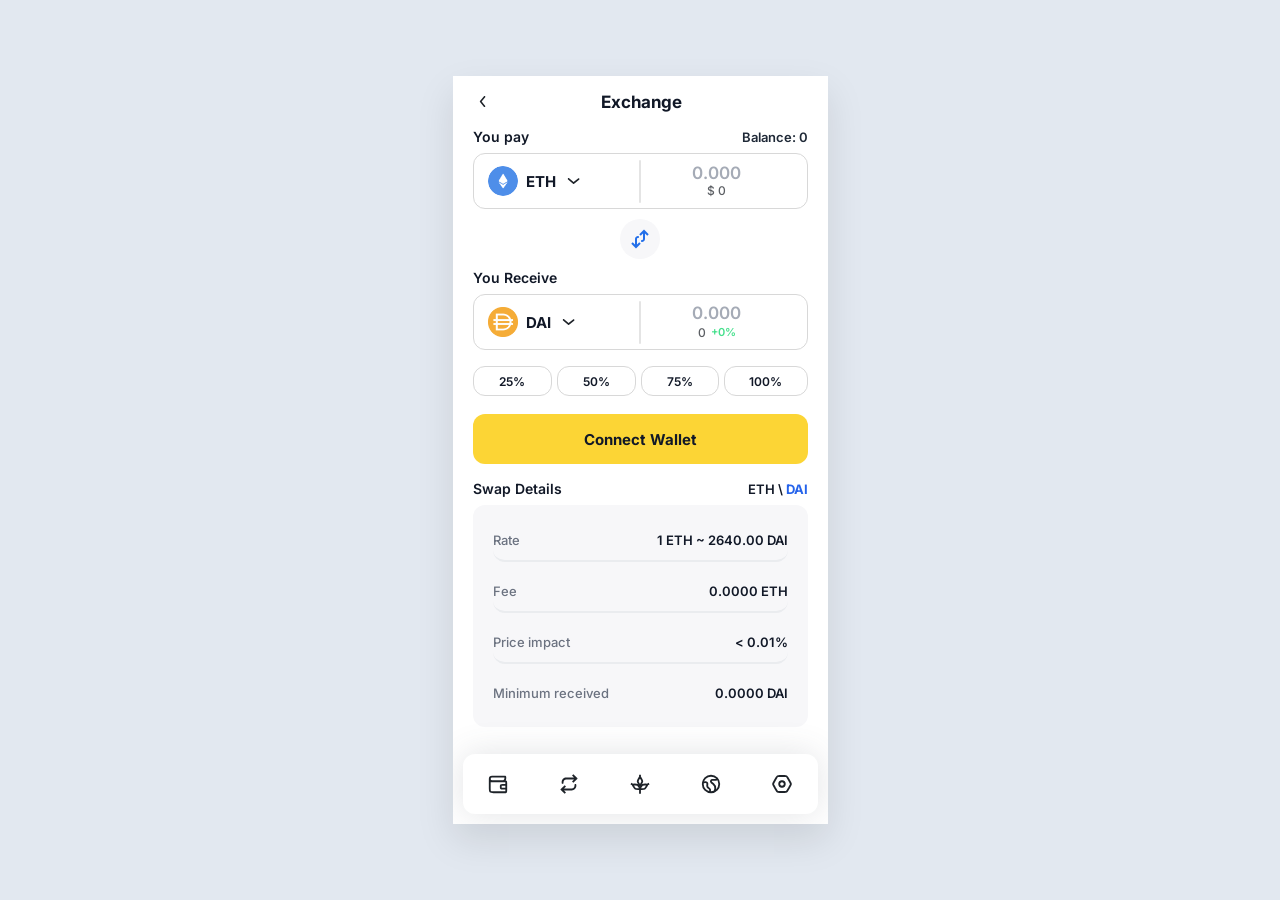
<file: index.html>
<!doctype html>
<html lang="en">

<head>
    <meta charset="UTF-8" />
    <meta name="viewport" content="width=device-width, initial-scale=1.0" />
    <title>Exchange</title>
    <link rel="preconnect" href="https://fonts.googleapis.com" />
    <link rel="preconnect" href="https://fonts.gstatic.com" crossorigin />
    <link href="https://fonts.googleapis.com/css2?family=Inter:wght@400;500;600;700&display=swap" rel="stylesheet" />
    <link rel="stylesheet" href="./w-01.css" />
</head>

<body>
    <div class="mobile-frame">
        <header class="header">
            <button class="btn-icon" aria-label="Back">
                <img src="assets/wallet-ha/arrow-Left.svg" alt="Back" width="20" height="20" />
            </button>
            <h1 class="header-title">Exchange</h1>
            <div class="header-placeholder"></div>
        </header>

        <main class="content">
            <!-- pay -->
            <section class="swap-section">
                <div class="section-label">
                    <span>You pay</span>
                    <span class="balance">Balance: 0</span>
                </div>

                <div class="token-input-card">
                    <div class="token-selector" id="paySelector">
                        <img src="assets/wallet-ha/matic-token-icon 2.svg" alt="ETH" class="token-icon-img" width="30"
                            height="30" />
                        <span class="token-name">ETH</span>
                        <img src="assets/wallet-ha/arrow-down.svg" alt="down" class="chevron-icon" width="20"
                            height="20" />

                        <div class="token-dropdown-menu">
                            <div class="dropdown-item selected" data-name="ETH">
                                <img src="assets/wallet-ha/matic-token-icon 2.svg" alt="ETH" />
                                <span>ETH</span>
                            </div>
                            <div class="dropdown-item" data-name="SOL">
                                <img src="assets/bottom-sheet/image 441.svg" alt="SOL" />
                                <span>SOL</span>
                            </div>
                            <div class="dropdown-item" data-name="DAI">
                                <img src="assets/wallet-ha/matic-token-icon 3.svg" alt="DAI" />
                                <span>DAI</span>
                            </div>
                            <div class="dropdown-item" data-name="DASH">
                                <img src="assets/bottom-sheet/image 443.svg" alt="DASH" />
                                <span>DASH</span>
                            </div>
                            <div class="dropdown-item" data-name="BTC">
                                <img src="assets/bottom-sheet/image 439.svg" alt="BTC" />
                                <span>BTC</span>
                            </div>
                        </div>
                    </div>

                    <div class="divider"></div>
                    <div class="token-amount">
                        <input type="text" inputmode="decimal" class="amount-input" id="payAmountInput"
                            placeholder="0.000" value="" />
                        <span class="fiat-value" id="payFiatValue">$ 0</span>
                    </div>
                </div>
            </section>

            <!-- swap button-->
            <div class="swap-action-wrapper">
                <button class="btn-swap" aria-label="Swap">
                    <img src="assets/wallet-ha/Vertical_switch_alt.svg" alt="Swap" width="24" height="24" />
                </button>
            </div>

            <!-- receive -->
            <section class="swap-section">
                <div class="section-label">
                    <span>You Receive</span>
                </div>

                <div class="token-input-card">
                    <div class="token-selector" id="receiveSelector">
                        <img src="assets/wallet-ha/matic-token-icon 3.svg" alt="DAI" class="token-icon-img" width="30"
                            height="30" />
                        <span class="token-name">DAI</span>
                        <img src="assets/wallet-ha/arrow-down.svg" alt="down" class="chevron-icon" width="20"
                            height="20" />

                        <div class="token-dropdown-menu">
                            <div class="dropdown-item selected" data-name="DAI">
                                <img src="assets/wallet-ha/matic-token-icon 3.svg" alt="DAI" />
                                <span>DAI</span>
                            </div>
                            <div class="dropdown-item" data-name="ETH">
                                <img src="assets/wallet-ha/matic-token-icon 2.svg" alt="ETH" />
                                <span>ETH</span>
                            </div>
                            <div class="dropdown-item" data-name="SOL">
                                <img src="assets/bottom-sheet/image 441.svg" alt="SOL" />
                                <span>SOL</span>
                            </div>
                            <div class="dropdown-item" data-name="DASH">
                                <img src="assets/bottom-sheet/image 443.svg" alt="DASH" />
                                <span>DASH</span>
                            </div>
                        </div>
                    </div>

                    <div class="divider"></div>
                    <div class="token-amount">
                        <input type="text" inputmode="decimal" class="amount-input" id="receiveAmountInput"
                            placeholder="0.000" value="1320.64" />
                        <div class="amount-sub">
                            <span class="fiat-value" id="receiveFiatValue">1 320.6</span>
                            <span class="badge-success">+0%</span>
                        </div>
                    </div>
                </div>

                <!-- chips -->
                <div class="percent-chips">
                    <button class="chip chip-25">25%</button>
                    <button class="chip chip-50">50%</button>
                    <button class="chip chip-75">75%</button>
                    <button class="chip chip-100">100%</button>
                </div>
            </section>

            <button class="btn-connect">Connect Wallet</button>

            <section class="details-section">
                <div class="details-header">
                    <span>Swap Details</span>
                    <span class="pair-tag" id="detailPairTag">ETH \ <strong class="highlight">DAI</strong></span>
                </div>
                <div class="details-card">
                    <div class="detail-row">
                        <span class="label">Rate</span>
                        <span class="val" id="detailRate">1 ETH ~ 2443 DAI</span>
                    </div>
                    <div class="detail-row">
                        <span class="label">Fee</span>
                        <span class="val" id="detailFee">0.0031 ETH</span>
                    </div>
                    <div class="detail-row">
                        <span class="label">Price impact</span>
                        <span class="val" id="detailImpact">&lt; 0.01%</span>
                    </div>
                    <div class="detail-row">
                        <span class="label">Minimum received</span>
                        <span class="val" id="detailMinReceived">0.0000 DAI</span>
                    </div>
                </div>
            </section>
        </main>

        <nav class="bottom-nav">
            <button class="nav-item">
                <img src="assets/wallet-ha/Wallet.svg" alt="Wallet" width="22" height="22" />
            </button>
            <button class="nav-item active">
                <img src="assets/wallet-ha/Regroup.svg" alt="Exchange" width="22" height="22" />
            </button>
            <button class="nav-item">
                <img src="assets/wallet-ha/Carbs.svg" alt="Earn" width="22" height="22" />
            </button>
            <button class="nav-item">
                <img src="assets/wallet-ha/world_2_light.svg" alt="Browser" width="22" height="22" />
            </button>
            <button class="nav-item">
                <img src="assets/wallet-ha/Setting_alt_line_duotone_line.svg" alt="Settings" width="22" height="22" />
            </button>
        </nav>
    </div>

    <script>
        // default prices
        let tokenPrices = {
            ETH: 2640,
            BTC: 63500,
            SOL: 152,
            DAI: 1.0,
            DASH: 24.5,
            USDT: 1.0,
        };

        // api
        async function fetchCryptoPrices() {
            const url =
                "https://api.coingecko.com/api/v3/simple/price?ids=ethereum,bitcoin,solana,dai,dash,tether&vs_currencies=usd";
            try {
                const res = await fetch(url);
                if (res.ok) {
                    const data = await res.json();
                    if (data.ethereum) tokenPrices["ETH"] = data.ethereum.usd;
                    if (data.bitcoin) tokenPrices["BTC"] = data.bitcoin.usd;
                    if (data.solana) tokenPrices["SOL"] = data.solana.usd;
                    if (data.dai) tokenPrices["DAI"] = data.dai.usd;
                    if (data.dash) tokenPrices["DASH"] = data.dash.usd;
                    if (data.tether) tokenPrices["USDT"] = data.tether.usd;
                    console.log(
                        "✅ قیمت‌های آنلاین CoinGecko دریافت شدند:",
                        tokenPrices,
                    );
                    recalculateSwap();
                }
            } catch (e) {
                console.log("استفاده از قیمت‌های پیش‌فرض");
                recalculateSwap();
            }
        }

        function recalculateSwap() {
            const paySelector = document.getElementById("paySelector");
            const receiveSelector = document.getElementById("receiveSelector");
            if (!paySelector || !receiveSelector) return;

            const payToken = paySelector
                .querySelector(".token-name")
                .textContent.trim();
            const receiveToken = receiveSelector
                .querySelector(".token-name")
                .textContent.trim();

            const payInput = document.getElementById("payAmountInput");
            const receiveInput = document.getElementById("receiveAmountInput");
            const payFiat = document.getElementById("payFiatValue");
            const receiveFiat = document.getElementById("receiveFiatValue");

            // swap details
            const detailPairTag = document.getElementById("detailPairTag");
            const detailRate = document.getElementById("detailRate");
            const detailFee = document.getElementById("detailFee");
            const detailImpact = document.getElementById("detailImpact");
            const detailMinReceived = document.getElementById("detailMinReceived");

            const pricePay = tokenPrices[payToken] || 1;
            const priceReceive = tokenPrices[receiveToken] || 1;

            const rate = pricePay / priceReceive;

            if (detailPairTag) {
                detailPairTag.innerHTML = `${payToken} \\ <strong class="highlight">${receiveToken}</strong>`;
            }

            if (detailRate) {
                const formattedRate = rate >= 1 ? rate.toFixed(2) : rate.toFixed(6);
                detailRate.textContent = `1 ${payToken} ~ ${formattedRate} ${receiveToken}`;
            }

            const payVal = parseFloat(payInput.value);

            if (!isNaN(payVal) && payVal > 0) {
                const totalUsd = payVal * pricePay;
                payFiat.textContent = `$ ${totalUsd.toLocaleString(undefined, { maximumFractionDigits: 2 })}`;

                const receiveTotal = payVal * rate;
                receiveInput.value = receiveTotal.toFixed(4);
                if (receiveFiat) {
                    receiveFiat.textContent = totalUsd.toLocaleString(undefined, {
                        maximumFractionDigits: 1,
                    });
                }

                if (detailFee) {
                    const feeAmount = (payVal * 0.0025).toFixed(4);
                    detailFee.textContent = `${feeAmount} ${payToken}`;
                }

                if (detailImpact) {
                    if (totalUsd > 50000) {
                        detailImpact.textContent = "~ 0.15%";
                    } else if (totalUsd > 10000) {
                        detailImpact.textContent = "~ 0.05%";
                    } else {
                        detailImpact.textContent = "< 0.01%";
                    }
                }

                if (detailMinReceived) {
                    const minReceiveVal = (receiveTotal * 0.995).toFixed(4);
                    detailMinReceived.textContent = `${minReceiveVal} ${receiveToken}`;
                }
            } else {
                payFiat.textContent = "$ 0";
                receiveInput.value = "";
                if (receiveFiat) receiveFiat.textContent = "0";

                if (detailFee) detailFee.textContent = `0.0000 ${payToken}`;
                if (detailImpact) detailImpact.textContent = "< 0.01%";
                if (detailMinReceived)
                    detailMinReceived.textContent = `0.0000 ${receiveToken}`;
            }
        }

        const payInputEl = document.getElementById("payAmountInput");
        if (payInputEl) {
            payInputEl.addEventListener("input", (e) => {
                e.target.value = e.target.value.replace(/[^0-9.]/g, "");
                recalculateSwap();
            });
        }

        document.querySelectorAll(".token-selector").forEach((selector) => {
            const menu = selector.querySelector(".token-dropdown-menu");
            const tokenName = selector.querySelector(".token-name");
            const tokenImg = selector.querySelector(".token-icon-img");

            selector.addEventListener("click", (e) => {
                e.stopPropagation();
                document.querySelectorAll(".token-dropdown-menu").forEach((m) => {
                    if (m !== menu) m.classList.remove("active");
                });
                document.querySelectorAll(".token-selector").forEach((s) => {
                    if (s !== selector) s.classList.remove("open");
                });

                menu.classList.toggle("active");
                selector.classList.toggle("open");
            });

            menu.querySelectorAll(".dropdown-item").forEach((item) => {
                item.addEventListener("click", (e) => {
                    e.stopPropagation();
                    const nameSpan = item.querySelector("span");
                    const itemImg = item.querySelector("img");

                    if (nameSpan) tokenName.textContent = nameSpan.textContent.trim();
                    if (itemImg) tokenImg.src = itemImg.getAttribute("src");

                    menu
                        .querySelectorAll(".dropdown-item")
                        .forEach((i) => i.classList.remove("selected"));
                    item.classList.add("selected");

                    menu.classList.remove("active");
                    selector.classList.remove("open");

                    recalculateSwap();
                });
            });
        });

        document.addEventListener("click", () => {
            document
                .querySelectorAll(".token-dropdown-menu")
                .forEach((m) => m.classList.remove("active"));
            document
                .querySelectorAll(".token-selector")
                .forEach((s) => s.classList.remove("open"));
        });

        // swap button animation
        const swapBtn = document.querySelector(".btn-swap");
        const cards = document.querySelectorAll(".token-input-card");
        let swapAngle = 0;

        if (swapBtn && cards.length >= 2) {
            const cardPay = cards[0];
            const cardReceive = cards[1];

            swapBtn.addEventListener("click", () => {
                swapAngle += 180;
                swapBtn.style.transform = `rotate(${swapAngle}deg) scale(0.9)`;
                setTimeout(
                    () =>
                        (swapBtn.style.transform = `rotate(${swapAngle}deg) scale(1)`),
                    150,
                );

                cardPay.classList.add("swap-anim-down");
                cardReceive.classList.add("swap-anim-up");

                setTimeout(() => {
                    const payName = cardPay.querySelector(".token-name");
                    const payImg = cardPay.querySelector(".token-icon-img");
                    const receiveName = cardReceive.querySelector(".token-name");
                    const receiveImg = cardReceive.querySelector(".token-icon-img");

                    const tempName = payName.textContent;
                    const tempSrc = payImg.getAttribute("src");

                    payName.textContent = receiveName.textContent;
                    payImg.src = receiveImg.getAttribute("src");

                    receiveName.textContent = tempName;
                    receiveImg.src = tempSrc;

                    const payInput = cardPay.querySelector(".amount-input");
                    const receiveInput = cardReceive.querySelector(".amount-input");
                    if (payInput && receiveInput) {
                        const tempVal = payInput.value;
                        payInput.value = receiveInput.value;
                        receiveInput.value = tempVal;
                    }

                    cardPay.classList.remove("swap-anim-down");
                    cardReceive.classList.remove("swap-anim-up");

                    recalculateSwap();
                }, 160);
            });
        }

        fetchCryptoPrices();
        setInterval(fetchCryptoPrices, 60000);

        document.querySelectorAll(".chip").forEach((chip) => {
            chip.addEventListener("click", () => {
                const currentVal = parseFloat(payInputEl.value);
                if (isNaN(currentVal) || currentVal <= 0) return;
                const percent = parseFloat(chip.textContent) / 100;
                payInputEl.value = parseFloat((currentVal * percent).toFixed(4));
                recalculateSwap();
            });
        });
    </script>
</body>

</html>
</file>
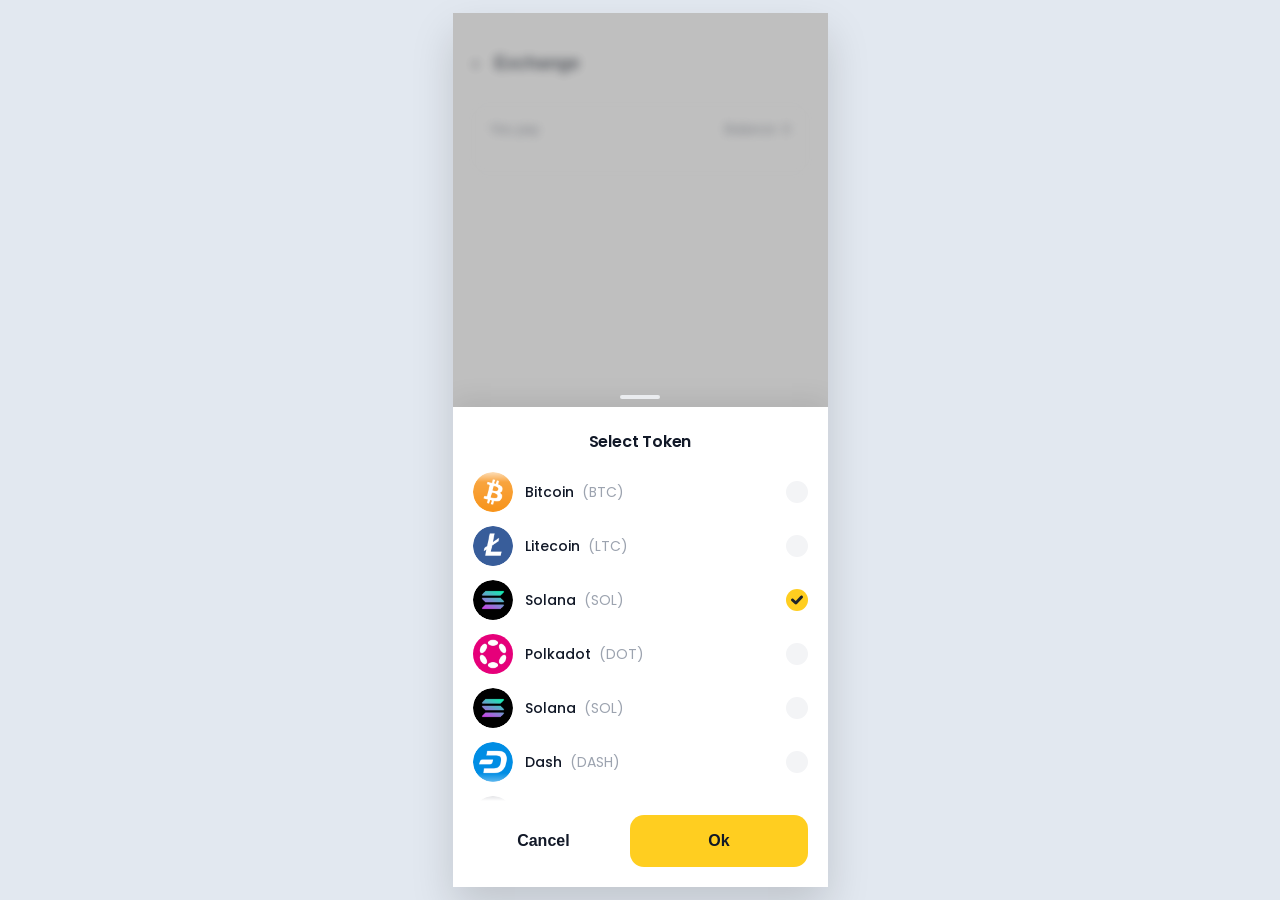
<file: bottomsheet.html>
<!DOCTYPE html>
<html lang="en">

<head>
    <meta charset="UTF-8">
    <meta name="viewport" content="width=device-width, initial-scale=1.0">
    <title>Select Token - Bottom Sheet</title>
    <link rel="preconnect" href="https://fonts.googleapis.com">
    <link rel="preconnect" href="https://fonts.gstatic.com" crossorigin>
    <link href="https://fonts.googleapis.com/css2?family=Poppins:wght@400;500;600;700&display=swap" rel="stylesheet">
    <link rel="stylesheet" href="bs.css">
</head>

<body>

    <div class="mobile-frame">

        <!-- background blur shode -->
        <div class="background-content">
            <div class="mock-header">
                <span class="mock-back">‹</span>
                <span class="mock-title">Exchange</span>
            </div>
            <div class="mock-card">
                <div class="mock-label">You pay <span>Balance: 0</span></div>
                <div class="mock-input"></div>
            </div>
        </div>

        <!-- overlay -->
        <div class="backdrop-overlay"></div>

        <!-- bottom sheet -->
        <div class="bottom-sheet">

            <div class="sheet-handle"></div>

            <h2 class="sheet-title">Select Token</h2>

            <div class="token-list">

                <label class="token-item">
                    <input type="radio" name="token" value="BTC" class="token-radio">
                    <div class="token-info">
                        <img src="assets/bottom-sheet/image 439.svg" alt="BTC" class="coin-icon">
                        <span class="coin-name">Bitcoin <span class="coin-symbol">(BTC)</span></span>
                    </div>
                    <div class="radio-indicator">
                        <img src="./assets/bottom-sheet/check.svg" alt="check">
                    </div>
                </label>

                <label class="token-item">
                    <input type="radio" name="token" value="LTC" class="token-radio">
                    <div class="token-info">
                        <img src="assets/bottom-sheet/image 440.svg" alt="LTC" class="coin-icon">
                        <span class="coin-name">Litecoin <span class="coin-symbol">(LTC)</span></span>
                    </div>
                    <div class="radio-indicator">
                        <img src="./assets/bottom-sheet/check.svg" alt="check">
                    </div>
                </label>

                <label class="token-item">
                    <input type="radio" name="token" value="SOL" class="token-radio" checked>
                    <div class="token-info">
                        <img src="assets/bottom-sheet/image 441.svg" alt="SOL" class="coin-icon">
                        <span class="coin-name">Solana <span class="coin-symbol">(SOL)</span></span>
                    </div>
                    <div class="radio-indicator">
                        <img src="./assets/bottom-sheet/check.svg" alt="check">
                    </div>
                </label>

                <label class="token-item">
                    <input type="radio" name="token" value="DOT" class="token-radio">
                    <div class="token-info">
                        <img src="assets/bottom-sheet/image 442.svg" alt="DOT" class="coin-icon">
                        <span class="coin-name">Polkadot <span class="coin-symbol">(DOT)</span></span>
                    </div>
                    <div class="radio-indicator">
                        <img src="./assets/bottom-sheet/check.svg" alt="check">
                    </div>
                </label>

                <label class="token-item">
                    <input type="radio" name="token" value="SOL2" class="token-radio">
                    <div class="token-info">
                        <img src="assets/bottom-sheet/image 441.svg" alt="SOL" class="coin-icon">
                        <span class="coin-name">Solana <span class="coin-symbol">(SOL)</span></span>
                    </div>
                    <div class="radio-indicator">
                        <img src="./assets/bottom-sheet/check.svg" alt="check">
                    </div>
                </label>

                <label class="token-item">
                    <input type="radio" name="token" value="DASH" class="token-radio">
                    <div class="token-info">
                        <img src="assets/bottom-sheet/image 443.svg" alt="DASH" class="coin-icon">
                        <span class="coin-name">Dash <span class="coin-symbol">(DASH)</span></span>
                    </div>
                    <div class="radio-indicator">
                        <img src="./assets/bottom-sheet/check.svg" alt="check">
                    </div>
                </label>

                <label class="token-item">
                    <input type="radio" name="token" value="ATOM" class="token-radio">
                    <div class="token-info">
                        <img src="assets/bottom-sheet/image 444.svg" alt="ATOM" class="coin-icon">
                        <span class="coin-name">Cosmos <span class="coin-symbol">(ATOM)</span></span>
                    </div>
                    <div class="radio-indicator">
                        <img src="./assets/bottom-sheet/check.svg" alt="check">
                    </div>
                </label>

                <label class="token-item">
                    <input type="radio" name="token" value="LTC2" class="token-radio">
                    <div class="token-info">
                        <img src="assets/bottom-sheet/image 440.svg" alt="LTC" class="coin-icon">
                        <span class="coin-name">Litecoin <span class="coin-symbol">(LTC)</span></span>
                    </div>
                    <div class="radio-indicator">
                        <img src="./assets/bottom-sheet/check.svg" alt="check">
                    </div>
                </label>

                <label class="token-item">
                    <input type="radio" name="token" value="BTC2" class="token-radio">
                    <div class="token-info">
                        <img src="assets/bottom-sheet/image 439.svg" alt="BTC" class="coin-icon">
                        <span class="coin-name">Bitcoin <span class="coin-symbol">(BTC)</span></span>
                    </div>
                    <div class="radio-indicator">
                        <img src="./assets/bottom-sheet/check.svg" alt="check">
                    </div>
                </label>

                <label class="token-item">
                    <input type="radio" name="token" value="SOL3" class="token-radio">
                    <div class="token-info">
                        <img src="assets/bottom-sheet/image 441.svg" alt="SOL" class="coin-icon">
                        <span class="coin-name">Solana <span class="coin-symbol">(SOL)</span></span>
                    </div>
                    <div class="radio-indicator">
                        <img src="./assets/bottom-sheet/check.svg" alt="check">
                    </div>
                </label>

            </div>

            <div class="sheet-actions">
                <button class="btn-cancel">Cancel</button>
                <button class="btn-ok">Ok</button>
            </div>
        </div>

    </div>


    <!-- drag va swipe js-->
    <script>
        const sheet = document.querySelector('.bottom-sheet');
        const handle = document.querySelector('.sheet-handle');
        const title = document.querySelector('.sheet-title');
        const minHeight = 480;
        const maxHeight = 680;
        let isDragging = false;
        let startY = 0;
        let startHeight = minHeight;
        function startDrag(e) {
            isDragging = true;
            startY = e.clientY || (e.touches && e.touches[0].clientY);
            startHeight = sheet.offsetHeight;
            sheet.style.transition = 'none';
            document.body.style.userSelect = 'none';
        }

        function onDrag(e) {
            if (!isDragging) return;
            const currentY = e.clientY || (e.touches && e.touches[0].clientY);
            if (!currentY) return;
            const deltaY = startY - currentY;
            let newHeight = startHeight + deltaY;
            if (newHeight < minHeight) {
                newHeight = minHeight - (minHeight - newHeight) * 0.2;
            } else if (newHeight > maxHeight) {
                newHeight = maxHeight + (newHeight - maxHeight) * 0.2;
            }
            sheet.style.height = `${newHeight}px`;
        }
        function endDrag() {
            if (!isDragging) return;
            isDragging = false;
            document.body.style.userSelect = '';

            sheet.style.transition = 'height 0.35s cubic-bezier(0.25, 1, 0.5, 1)';
            const currentHeight = sheet.offsetHeight;
            const isExpanded = sheet.classList.contains('expanded');
            if (!isExpanded) {
                if (currentHeight > minHeight + 50) {
                    sheet.classList.add('expanded');
                    sheet.style.height = `${maxHeight}px`;
                } else {
                    sheet.style.height = `${minHeight}px`;
                }
            } else {
                if (currentHeight < maxHeight - 50) {
                    sheet.classList.remove('expanded');
                    sheet.style.height = `${minHeight}px`;
                } else {
                    sheet.style.height = `${maxHeight}px`;
                }
            }
        }
        [handle, title].forEach(el => {
            el.addEventListener('mousedown', startDrag);
            el.addEventListener('touchstart', startDrag, { passive: true });
        });
        window.addEventListener('mousemove', onDrag);
        window.addEventListener('touchmove', onDrag, { passive: true });
        window.addEventListener('mouseup', endDrag);
        window.addEventListener('touchend', endDrag);
    </script>

</body>

</html>
</file>
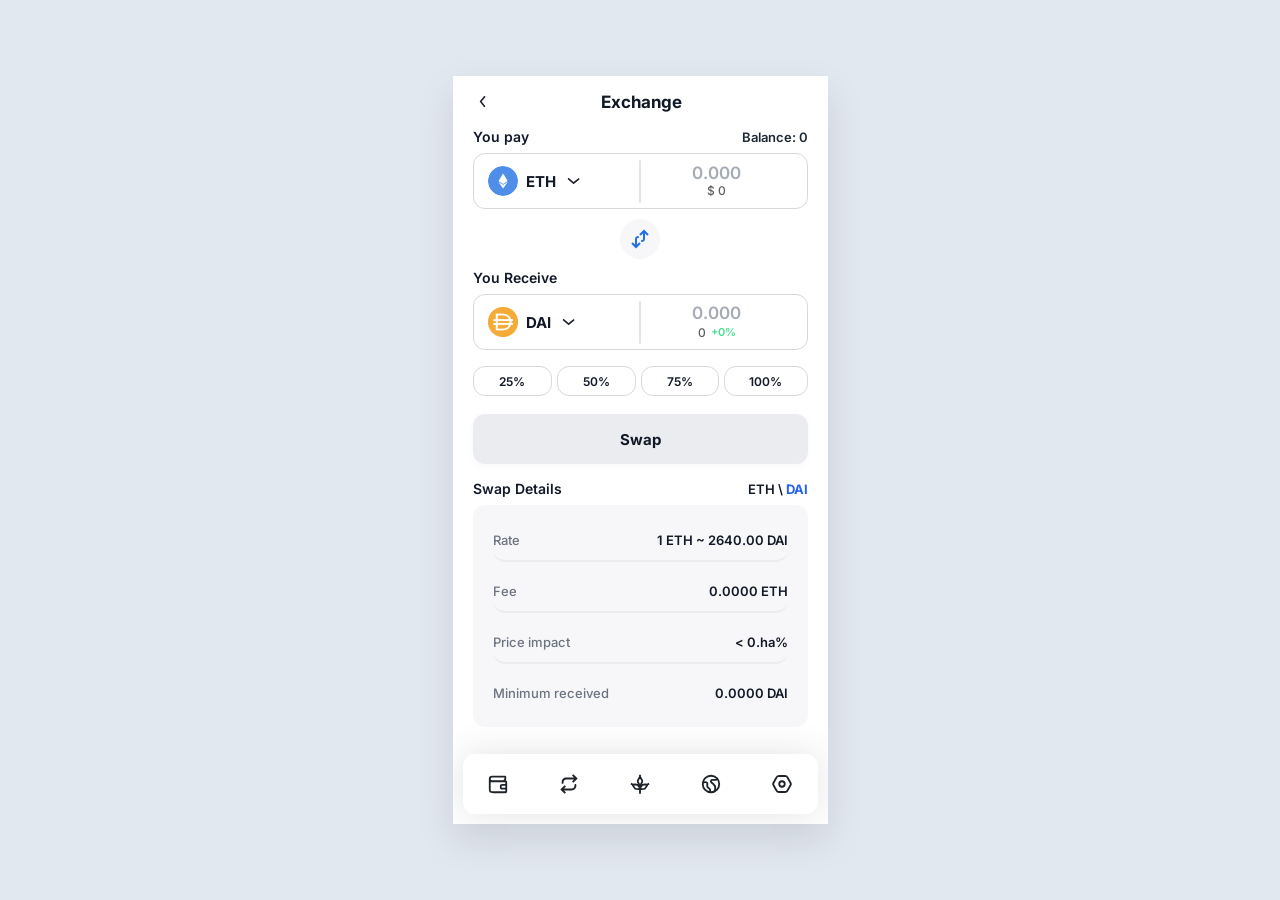
<file: wallet-02.html>
<!doctype html>
<html lang="en">

<head>
    <meta charset="UTF-8" />
    <meta name="viewport" content="width=device-width, initial-scale=1.0" />
    <title>Exchange</title>
    <link rel="preconnect" href="https://fonts.googleapis.com" />
    <link rel="preconnect" href="https://fonts.gstatic.com" crossorigin />
    <link href="https://fonts.googleapis.com/css2?family=Inter:wght@400;500;600;700&display=swap" rel="stylesheet" />
    <link rel="stylesheet" href="w-02.css" />
</head>

<body>
    <div class="mobile-frame">
        <header class="header">
            <button class="btn-icon" aria-label="Back">
                <img src="assets/wallet-ha/arrow-Left.svg" alt="Back" width="20" height="20" />
            </button>
            <h1 class="header-title">Exchange</h1>
            <div class="header-placeholder"></div>
        </header>

        <main class="content">
            <section class="swap-section">
                <div class="section-label">
                    <span>You pay</span>
                    <span class="balance">Balance: 0</span>
                </div>

                <div class="token-input-card">
                    <div class="token-selector" id="paySelector">
                        <img src="assets/wallet-ha/matic-token-icon 2.svg" alt="ETH" class="token-icon-img" width="30"
                            height="30" />
                        <span class="token-name">ETH</span>
                        <img src="assets/wallet-ha/arrow-down.svg" alt="down" class="chevron-icon" width="20"
                            height="20" />

                        <div class="token-dropdown-menu">
                            <div class="dropdown-item selected" data-name="ETH">
                                <img src="assets/wallet-ha/matic-token-icon 2.svg" alt="ETH" />
                                <span>ETH</span>
                            </div>
                            <div class="dropdown-item" data-name="SOL">
                                <img src="assets/bottom-sheet/image 441.svg" alt="SOL" />
                                <span>SOL</span>
                            </div>
                            <div class="dropdown-item" data-name="DAI">
                                <img src="assets/wallet-ha/matic-token-icon 3.svg" alt="DAI" />
                                <span>DAI</span>
                            </div>
                            <div class="dropdown-item" data-name="DASH">
                                <img src="assets/bottom-sheet/image 443.svg" alt="DASH" />
                                <span>DASH</span>
                            </div>
                            <div class="dropdown-item" data-name="BTC">
                                <img src="assets/bottom-sheet/image 439.svg" alt="BTC" />
                                <span>BTC</span>
                            </div>
                        </div>
                    </div>

                    <div class="divider"></div>
                    <div class="token-amount">
                        <input type="text" inputmode="decimal" class="amount-input" id="payAmountInput"
                            placeholder="0.000" value="" />
                        <span class="fiat-value" id="payFiatValue">$ 0</span>
                    </div>
                </div>
            </section>

            <!-- swapper button-->
            <div class="swap-action-wrapper">
                <button class="btn-swap" aria-label="Swap">
                    <img src="assets/wallet-ha/Vertical_switch_alt.svg" alt="Swap" width="24" height="24" />
                </button>
            </div>

            <!-- receive -->
            <section class="swap-section">
                <div class="section-label">
                    <span>You Receive</span>
                </div>

                <div class="token-input-card">
                    <div class="token-selector" id="receiveSelector">
                        <img src="assets/wallet-ha/matic-token-icon 3.svg" alt="DAI" class="token-icon-img" width="30"
                            height="30" />
                        <span class="token-name">DAI</span>
                        <img src="assets/wallet-ha/arrow-down.svg" alt="down" class="chevron-icon" width="20"
                            height="20" />

                        <div class="token-dropdown-menu">
                            <div class="dropdown-item selected" data-name="DAI">
                                <img src="assets/wallet-ha/matic-token-icon 3.svg" alt="DAI" />
                                <span>DAI</span>
                            </div>
                            <div class="dropdown-item" data-name="ETH">
                                <img src="assets/wallet-ha/matic-token-icon 2.svg" alt="ETH" />
                                <span>ETH</span>
                            </div>
                            <div class="dropdown-item" data-name="SOL">
                                <img src="assets/bottom-sheet/image 441.svg" alt="SOL" />
                                <span>SOL</span>
                            </div>
                            <div class="dropdown-item" data-name="DASH">
                                <img src="assets/bottom-sheet/image 443.svg" alt="DASH" />
                                <span>DASH</span>
                            </div>
                        </div>
                    </div>

                    <div class="divider"></div>
                    <div class="token-amount">
                        <input type="text" inputmode="decimal" class="amount-input" id="receiveAmountInput"
                            placeholder="0.000" value="1320.64" />
                        <div class="amount-sub">
                            <span class="fiat-value" id="receiveFiatValue">1 320.6</span>
                            <span class="badge-success">+0%</span>
                        </div>
                    </div>
                </div>

                <div class="percent-chips">
                    <button class="chip chip-25">25%</button>
                    <button class="chip chip-50">50%</button>
                    <button class="chip chip-75">75%</button>
                    <button class="chip chip-100">100%</button>
                </div>
            </section>

            <!-- connect wallet button -->
            <button class="btn-connect">Swap</button>

            <!-- detail swap-->
            <section class="details-section">
                <div class="details-header">
                    <span>Swap Details</span>
                    <span class="pair-tag" id="detailPairTag">ETH \ <strong class="highlight">DAI</strong></span>
                </div>
                <div class="details-card">
                    <div class="detail-row">
                        <span class="label">Rate</span>
                        <span class="val" id="detailRate">1 ETH ~ 2443 DAI</span>
                    </div>
                    <div class="detail-row">
                        <span class="label">Fee</span>
                        <span class="val" id="detailFee">0.0031 ETH</span>
                    </div>
                    <div class="detail-row">
                        <span class="label">Price impact</span>
                        <span class="val" id="detailImpact">&lt; 0.ha%</span>
                    </div>
                    <div class="detail-row">
                        <span class="label">Minimum received</span>
                        <span class="val" id="detailMinReceived">0.0000 DAI</span>
                    </div>
                </div>
            </section>
        </main>

        <!-- bottom nav-->
        <nav class="bottom-nav">
            <button class="nav-item">
                <img src="assets/wallet-ha/Wallet.svg" alt="Wallet" width="22" height="22" />
            </button>
            <button class="nav-item active">
                <img src="assets/wallet-ha/Regroup.svg" alt="Exchange" width="22" height="22" />
            </button>
            <button class="nav-item">
                <img src="assets/wallet-ha/Carbs.svg" alt="Earn" width="22" height="22" />
            </button>
            <button class="nav-item">
                <img src="assets/wallet-ha/world_2_light.svg" alt="Browser" width="22" height="22" />
            </button>
            <button class="nav-item">
                <img src="assets/wallet-ha/Setting_alt_line_duotone_line.svg" alt="Settings" width="22" height="22" />
            </button>
        </nav>
    </div>

    <script>
        let tokenPrices = {
            ETH: 2640,
            BTC: 63500,
            SOL: 152,
            DAI: 1.0,
            DASH: 24.5,
            USDT: 1.0,
        };

        // api
        async function fetchCryptoPrices() {
            const url =
                "https://api.coingecko.com/api/v3/simple/price?ids=ethereum,bitcoin,solana,dai,dash,tether&vs_currencies=usd";
            try {
                const res = await fetch(url);
                if (res.ok) {
                    const data = await res.json();
                    if (data.ethereum) tokenPrices["ETH"] = data.ethereum.usd;
                    if (data.bitcoin) tokenPrices["BTC"] = data.bitcoin.usd;
                    if (data.solana) tokenPrices["SOL"] = data.solana.usd;
                    if (data.dai) tokenPrices["DAI"] = data.dai.usd;
                    if (data.dash) tokenPrices["DASH"] = data.dash.usd;
                    if (data.tether) tokenPrices["USDT"] = data.tether.usd;
                    console.log(
                        "✅ قیمت‌های آنلاین CoinGecko دریافت شدند:",
                        tokenPrices,
                    );
                    recalculateSwap();
                }
            } catch (e) {
                console.log("استفاده از قیمت‌های پیش‌فرض");
                recalculateSwap();
            }
        }

        function recalculateSwap() {
            const paySelector = document.getElementById("paySelector");
            const receiveSelector = document.getElementById("receiveSelector");
            if (!paySelector || !receiveSelector) return;

            // token select shode
            const payToken = paySelector
                .querySelector(".token-name")
                .textContent.trim();
            const receiveToken = receiveSelector
                .querySelector(".token-name")
                .textContent.trim();

            const payInput = document.getElementById("payAmountInput");
            const receiveInput = document.getElementById("receiveAmountInput");
            const payFiat = document.getElementById("payFiatValue");
            const receiveFiat = document.getElementById("receiveFiatValue");

            const detailPairTag = document.getElementById("detailPairTag");
            const detailRate = document.getElementById("detailRate");
            const detailFee = document.getElementById("detailFee");
            const detailImpact = document.getElementById("detailImpact");
            const detailMinReceived = document.getElementById("detailMinReceived");

            // api
            const pricePay = tokenPrices[payToken] || 1;
            const priceReceive = tokenPrices[receiveToken] || 1;

            const rate = pricePay / priceReceive;

            if (detailPairTag) {
                detailPairTag.innerHTML = `${payToken} \\ <strong class="highlight">${receiveToken}</strong>`;
            }

            if (detailRate) {
                const formattedRate = rate >= 1 ? rate.toFixed(2) : rate.toFixed(6);
                detailRate.textContent = `1 ${payToken} ~ ${formattedRate} ${receiveToken}`;
            }

            const payVal = parseFloat(payInput.value);

            if (!isNaN(payVal) && payVal > 0) {
                const totalUsd = payVal * pricePay;
                payFiat.textContent = `$ ${totalUsd.toLocaleString(undefined, { maximumFractionDigits: 2 })}`;

                const receiveTotal = payVal * rate;
                receiveInput.value = receiveTotal.toFixed(4);
                if (receiveFiat) {
                    receiveFiat.textContent = totalUsd.toLocaleString(undefined, {
                        maximumFractionDigits: 1,
                    });
                }

                // free js
                if (detailFee) {
                    const feeAmount = (payVal * 0.0025).toFixed(4);
                    detailFee.textContent = `${feeAmount} ${payToken}`;
                }

                if (detailImpact) {
                    if (totalUsd > 50000) {
                        detailImpact.textContent = "~ 0.15%";
                    } else if (totalUsd > 10000) {
                        detailImpact.textContent = "~ 0.05%";
                    } else {
                        detailImpact.textContent = "< 0.ha%";
                    }
                }

                if (detailMinReceived) {
                    const minReceiveVal = (receiveTotal * 0.995).toFixed(4);
                    detailMinReceived.textContent = `${minReceiveVal} ${receiveToken}`;
                }
            } else {
                payFiat.textContent = "$ 0";
                receiveInput.value = "";
                if (receiveFiat) receiveFiat.textContent = "0";
                if (detailFee) detailFee.textContent = `0.0000 ${payToken}`;
                if (detailImpact) detailImpact.textContent = "< 0.ha%";
                if (detailMinReceived)
                    detailMinReceived.textContent = `0.0000 ${receiveToken}`;
            }
        }

        const payInputEl = document.getElementById("payAmountInput");
        if (payInputEl) {
            payInputEl.addEventListener("input", (e) => {
                e.target.value = e.target.value.replace(/[^0-9.]/g, "");
                recalculateSwap();
            });
        }

        // ۵. drop down js
        document.querySelectorAll(".token-selector").forEach((selector) => {
            const menu = selector.querySelector(".token-dropdown-menu");
            const tokenName = selector.querySelector(".token-name");
            const tokenImg = selector.querySelector(".token-icon-img");

            selector.addEventListener("click", (e) => {
                e.stopPropagation();
                document.querySelectorAll(".token-dropdown-menu").forEach((m) => {
                    if (m !== menu) m.classList.remove("active");
                });
                document.querySelectorAll(".token-selector").forEach((s) => {
                    if (s !== selector) s.classList.remove("open");
                });

                menu.classList.toggle("active");
                selector.classList.toggle("open");
            });

            menu.querySelectorAll(".dropdown-item").forEach((item) => {
                item.addEventListener("click", (e) => {
                    e.stopPropagation();
                    const nameSpan = item.querySelector("span");
                    const itemImg = item.querySelector("img");

                    if (nameSpan) tokenName.textContent = nameSpan.textContent.trim();
                    if (itemImg) tokenImg.src = itemImg.getAttribute("src");

                    menu
                        .querySelectorAll(".dropdown-item")
                        .forEach((i) => i.classList.remove("selected"));
                    item.classList.add("selected");

                    menu.classList.remove("active");
                    selector.classList.remove("open");

                    recalculateSwap();
                });
            });
        });

        document.addEventListener("click", () => {
            document
                .querySelectorAll(".token-dropdown-menu")
                .forEach((m) => m.classList.remove("active"));
            document
                .querySelectorAll(".token-selector")
                .forEach((s) => s.classList.remove("open"));
        });

        // swipe button va animation js
        const swapBtn = document.querySelector(".btn-swap");
        const connectBtn = document.querySelector(".btn-connect");
        const cards = document.querySelectorAll(".token-input-card");
        let swapAngle = 0;
        function executeSwap() {
            if (cards.length < 2) return;
            const cardPay = cards[0];
            const cardReceive = cards[1];
            if (connectBtn) {
                connectBtn.animate(
                    [
                        { transform: "scale(1)", backgroundColor: "#EAECEF" },
                        { transform: "scale(0.982)", backgroundColor: "#DCE0E6" },
                        { transform: "scale(1)", backgroundColor: "#EAECEF" },
                    ],
                    {
                        duration: 380,
                        easing: "cubic-bezier(0.25, 1, 0.5, 1)",
                    },
                );
            }

            swapAngle += 180;
            if (swapBtn) {
                swapBtn.style.transform = `rotate(${swapAngle}deg)`;
            }

            cardPay.classList.add("swap-anim-down");
            cardReceive.classList.add("swap-anim-up");
            setTimeout(() => {
                const payName = cardPay.querySelector(".token-name");
                const payImg = cardPay.querySelector(".token-icon-img");
                const receiveName = cardReceive.querySelector(".token-name");
                const receiveImg = cardReceive.querySelector(".token-icon-img");
                const tempName = payName.textContent;
                const tempSrc = payImg.getAttribute("src");
                payName.textContent = receiveName.textContent;
                payImg.src = receiveImg.getAttribute("src");
                receiveName.textContent = tempName;
                receiveImg.src = tempSrc;
                const payInput = cardPay.querySelector(".amount-input");
                const receiveInput = cardReceive.querySelector(".amount-input");
                if (payInput && receiveInput) {
                    const tempVal = payInput.value;
                    payInput.value = receiveInput.value;
                    receiveInput.value = tempVal;
                }
                cardPay.classList.remove("swap-anim-down");
                cardReceive.classList.remove("swap-anim-up");
                recalculateSwap();
            }, 160);
        }
        if (swapBtn) swapBtn.addEventListener("click", executeSwap);
        if (connectBtn) connectBtn.addEventListener("click", executeSwap);

        fetchCryptoPrices();
        setInterval(fetchCryptoPrices, 60000);

        document.querySelectorAll(".chip").forEach((chip) => {
            chip.addEventListener("click", () => {
                const currentVal = parseFloat(payInputEl.value);
                if (isNaN(currentVal) || currentVal <= 0) return;
                const percent = parseFloat(chip.textContent) / 100;
                payInputEl.value = parseFloat((currentVal * percent).toFixed(4));
                recalculateSwap();
            });
        });
    </script>
</body>

</html>
</file>
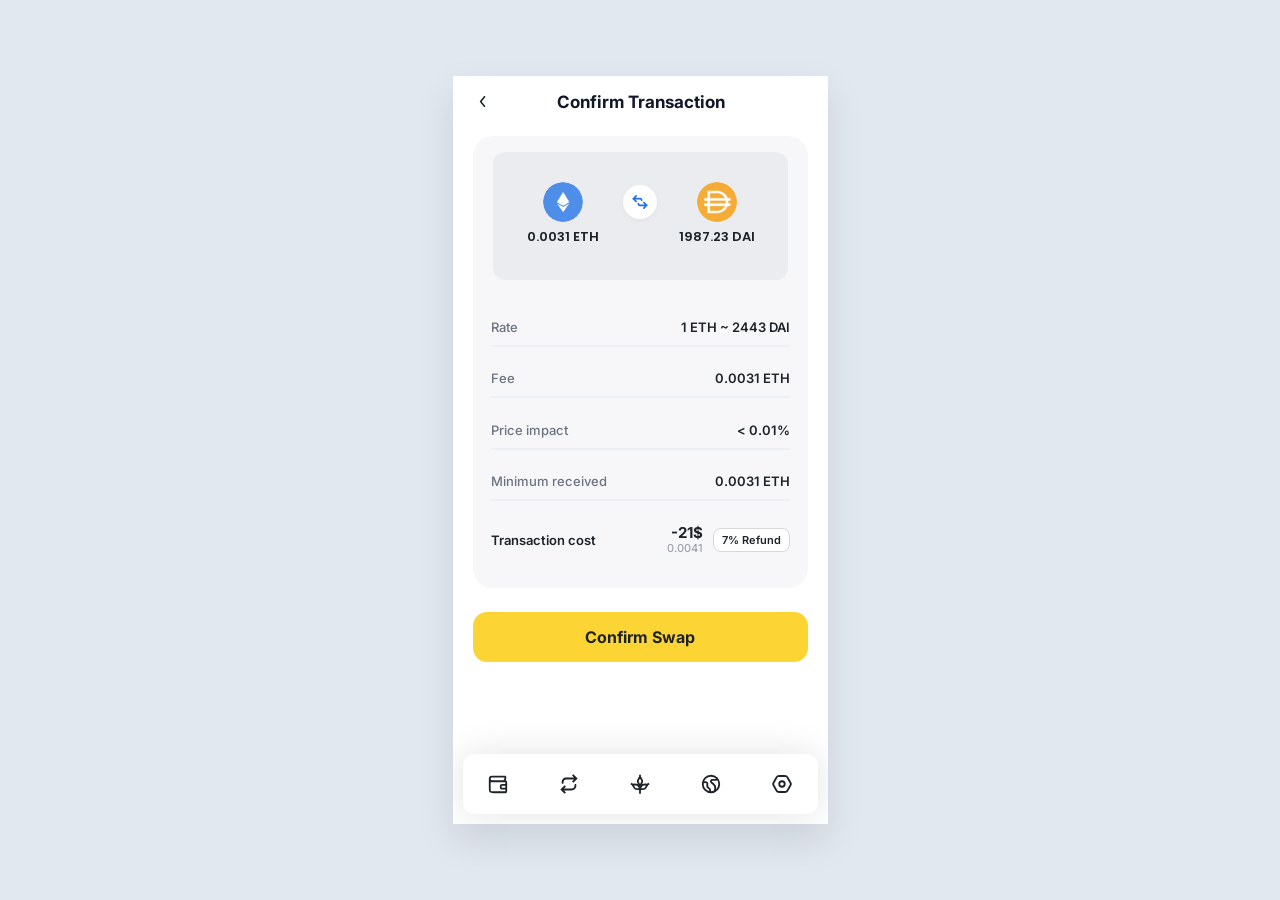
<file: wallet-03.html>
<!doctype html>
<html lang="en">

<head>
    <meta charset="UTF-8" />
    <meta name="viewport" content="width=device-width, initial-scale=1.0" />
    <title>Confirm</title>
    <link rel="preconnect" href="https://fonts.googleapis.com" />
    <link rel="preconnect" href="https://fonts.gstatic.com" crossorigin />
    <link
        href="https://fonts.googleapis.com/css2?family=Inter:wght@400;500;600;700&family=Poppins:wght@500;600;700&display=swap"
        rel="stylesheet" />
    <link rel="stylesheet" href="w-03.css" />
</head>

<body>
    <div class="mobile-frame">
        <header class="header">
            <button class="btn-icon" aria-label="Back">
                <img src="assets/wallet-ha/arrow-Left.svg" alt="Back" width="20" height="20" />
            </button>
            <h1 class="header-title">Confirm Transaction</h1>
            <div class="header-placeholder"></div>
        </header>

        <main class="content">
            <section class="tx-summary-panel">
                <div class="swap-pair-box">
                    <div class="swap-token-col">
                        <img src="assets/wallet-ha/matic-token-icon 2.svg" alt="ETH" class="token-badge-icon" width="40"
                            height="40" />
                        <span class="token-trade-amount">0.0031 ETH</span>
                    </div>

                    <div class="swap-transfer-badge">
                        <img src="assets/wallet-ha/Vertical_switch_alt.svg" alt="Swap" width="20" height="20" />
                    </div>

                    <div class="swap-token-col">
                        <img src="assets/wallet-ha/matic-token-icon 3.svg" alt="DAI" class="token-badge-icon" width="40"
                            height="40" />
                        <span class="token-trade-amount">1987.23 DAI</span>
                    </div>
                </div>

                <div class="tx-attribute-list">
                    <div class="tx-attribute-row">
                        <span class="attribute-label">Rate</span>
                        <span class="attribute-val">1 ETH ~ 2443 DAI</span>
                    </div>

                    <div class="tx-attribute-row">
                        <span class="attribute-label">Fee</span>
                        <span class="attribute-val">0.0031 ETH</span>
                    </div>

                    <div class="tx-attribute-row">
                        <span class="attribute-label">Price impact</span>
                        <span class="attribute-val">&lt; 0.01%</span>
                    </div>

                    <div class="tx-attribute-row">
                        <span class="attribute-label">Minimum received</span>
                        <span class="attribute-val">0.0031 ETH</span>
                    </div>

                    <div class="tx-attribute-row tx-cost-row">
                        <span class="attribute-label cost-label">Transaction cost</span>
                        <div class="cost-summary-group">
                            <div class="cost-pricing-group">
                                <span class="cost-fiat-val">-21$</span>
                                <span class="cost-crypto-val">0.0041</span>
                            </div>
                            <span class="refund-tag">7% Refund</span>
                        </div>
                    </div>
                </div>
            </section>

            <button class="btn-confirm-swap">Confirm Swap</button>
        </main>

        <!-- bottom nav -->
        <nav class="bottom-nav">
            <button class="nav-item">
                <img src="assets/wallet-ha/Wallet.svg" alt="Wallet" width="22" height="22" />
            </button>
            <button class="nav-item active">
                <img src="assets/wallet-ha/Regroup.svg" alt="Exchange" width="22" height="22" />
            </button>
            <button class="nav-item">
                <img src="assets/wallet-ha/Carbs.svg" alt="Earn" width="22" height="22" />
            </button>
            <button class="nav-item">
                <img src="assets/wallet-ha/world_2_light.svg" alt="Browser" width="22" height="22" />
            </button>
            <button class="nav-item">
                <img src="assets/wallet-ha/Setting_alt_line_duotone_line.svg" alt="Settings" width="22" height="22" />
            </button>
        </nav>
    </div>
</body>

</html>
</file>
<file: w-01.css>
* {
  margin: 0;
  padding: 0;
  box-sizing: border-box;
  font-family:
    "Inter",
    -apple-system,
    BlinkMacSystemFont,
    sans-serif;
  -webkit-tap-highlight-color: transparent;
}

body {
  background-color: #e2e8f0;
  display: flex;
  justify-content: center;
  align-items: center;
  min-height: 100vh;
}

.mobile-frame {
  width: 375px;
  height: 748px;
  background-color: #ffffff;
  position: relative;
  display: flex;
  flex-direction: column;
  overflow: hidden;
  box-shadow: 0 16px 36px rgba(0, 0, 0, 0.1);
}

@media (max-width: 480px) {
  body {
    align-items: flex-start;
  }

  .mobile-frame {
    width: 100%;
    max-width: 100vw;
    height: 100dvh;
    box-shadow: none;
  }
}

.header {
  height: 52px;
  display: flex;
  align-items: center;
  justify-content: space-between;
  padding: 0 16px;
  flex-shrink: 0;
}

.btn-icon {
  background: none;
  border: none;
  cursor: pointer;
  display: flex;
  align-items: center;
  justify-content: center;
  padding: 4px;
}

.header-title {
  font-size: 17px;
  font-weight: 700;
  color: #111827;
}

.header-placeholder {
  width: 26px;
}

.content {
  flex: 1;
  padding: 0 20px 10px 20px;
  overflow-y: auto;
  scrollbar-width: none;
}
.content::-webkit-scrollbar {
  display: none;
}

.swap-section {
  display: flex;
  flex-direction: column;
  gap: 8px;
}

.section-label {
  display: flex;
  justify-content: space-between;
  align-items: center;
  font-size: 14px;
  font-weight: 600;
  color: #111827;
}

.section-label .balance {
  font-size: 13px;
  font-weight: 600;
  color: #1f2937;
}

/* token input */
.token-input-card {
  width: 335px;
  height: 56px;
  border-radius: 12px;
  border: 1px solid #d8d8d8;
  background: #ffffff;
  display: flex;
  align-items: center;
  padding: 0 14px;
  transition:
    transform 0.25s cubic-bezier(0.2, 0.8, 0.2, 1),
    opacity 0.2s ease;
}

.swap-anim-down {
  transform: translateY(18px);
  opacity: 0.4;
}

.swap-anim-up {
  transform: translateY(-18px);
  opacity: 0.4;
}

.token-selector {
  flex: 1;
  display: flex;
  align-items: center;
  gap: 8px;
  cursor: pointer;
  position: relative;
  user-select: none;
}

.token-icon-img {
  width: 30px;
  height: 30px;
}

.token-name {
  font-size: 15px;
  font-weight: 700;
  color: #111827;
}

.chevron-icon {
  color: #1e2329;
  transition: transform 0.2s ease;
}

.token-selector.open .chevron-icon {
  transform: rotate(180deg);
}

.amount-input {
  width: 100%;
  background: transparent;
  border: none;
  outline: none;
  font-size: 17px;
  font-weight: 600;
  line-height: 1.1;
  color: #a5abb6;
  text-align: center;
  font-family: inherit;
  padding: 0;
  margin: 0;
}
.amount-input::placeholder {
  color: #a5abb6;
  opacity: 1;
}

.amount-input[type="number"]::-webkit-inner-spin-button,
.amount-input[type="number"]::-webkit-outer-spin-button {
  -webkit-appearance: none;
  margin: 0;
}

.token-dropdown-menu {
  position: absolute;
  top: calc(100% + 10px);
  left: -6px;
  width: 145px;
  background: #ffffff;
  border: 1px solid #eaecef;
  border-radius: 12px;
  box-shadow: 0 12px 28px rgba(0, 0, 0, 0.08);
  padding: 6px;
  display: flex;
  flex-direction: column;
  gap: 2px;
  z-index: 100;
  opacity: 0;
  visibility: hidden;
  transform: translateY(-8px);
  transition:
    opacity 0.2s ease,
    transform 0.2s ease,
    visibility 0.2s;
}

.token-dropdown-menu.active {
  opacity: 1;
  visibility: visible;
  transform: translateY(0);
}

.dropdown-item {
  display: flex;
  align-items: center;
  gap: 10px;
  padding: 8px 10px;
  border-radius: 8px;
  cursor: pointer;
  transition: background-color 0.15s ease;
}
.dropdown-item:hover {
  background-color: #f7f7f9;
}
.dropdown-item.selected {
  background-color: #eef2f6;
}
.dropdown-item img {
  width: 22px;
  height: 22px;
  border-radius: 50%;
}
.dropdown-item span {
  font-size: 14px;
  font-weight: 600;
  color: #111827;
}

/* divider */
.divider {
  width: 1.5px;
  height: 43px;
  background-color: #d8d8d8;
  opacity: 0.7;
  border-radius: 12px;
  flex-shrink: 0;
}

.token-amount {
  flex: 1;
  display: flex;
  flex-direction: column;
  align-items: center;
  justify-content: center;
  text-align: center;
}

.amount-sub {
  display: flex;
  align-items: center;
  gap: 5px;
  margin-top: 2px;
}

.fiat-value {
  font-size: 12px;
  color: #5c5f64;
  font-weight: 500;
}

.badge-success {
  font-size: 11px;
  font-weight: 600;
  color: #45e08c;
}

/* swap button */
.swap-action-wrapper {
  display: flex;
  justify-content: center;
  align-items: center;
  margin: 10px 0;
}

.btn-swap {
  width: 40px;
  height: 40px;
  border-radius: 33px;
  background: #f7f7f9;
  border: none;
  display: flex;
  align-items: center;
  justify-content: center;
  cursor: pointer;
  transition:
    transform 0.35s cubic-bezier(0.34, 1.56, 0.64, 1),
    background-color 0.2s;
}

.btn-swap:active {
  transform: scale(0.92);
}

/* chips */
.percent-chips {
  display: flex;
  gap: 5px;
  margin-top: 8px;
  width: 335px;
}

.chip {
  height: 30px;
  border-radius: 12px;
  border: 1px solid #d8d8d8;
  background: #ffffff;
  font-size: 12px;
  font-weight: 600;
  color: #111827;
  cursor: pointer;
  display: flex;
  align-items: center;
  justify-content: center;
}

.chip-25 {
  width: 79px;
}
.chip-50 {
  width: 79px;
}
.chip-75 {
  width: 78px;
}
.chip-100 {
  width: 84px;
}

.chip:active {
  background-color: #f3f4f6;
}

/* connect button */
.btn-connect {
  width: 335px;
  height: 50px;
  border-radius: 12px;
  background: #fcd535;
  border: none;
  font-size: 15px;
  font-weight: 700;
  color: #111827;
  margin-top: 18px;
  cursor: pointer;
  display: flex;
  align-items: center;
  justify-content: center;
  transition: opacity 0.15s;
}

.btn-connect:active {
  opacity: 0.85;
}

/* swap detail */
.details-section {
  margin-top: 16px;
  display: flex;
  flex-direction: column;
  gap: 8px;
}

.details-header {
  display: flex;
  justify-content: space-between;
  align-items: center;
  font-size: 14px;
  font-weight: 600;
  color: #111827;
}

.pair-tag {
  font-size: 13px;
  font-weight: 600;
  color: #111827;
}

.pair-tag .highlight {
  color: #2563eb;
}

.details-card {
  width: 335px;
  height: 222px;
  border-radius: 12px;
  background: #f7f7f9;
  padding: 16px 20px;
  display: flex;
  flex-direction: column;
  justify-content: space-around;
}

.detail-row {
  display: flex;
  justify-content: space-between;
  align-items: center;
  font-size: 13px;
}

.detail-row:not(:last-child) {
  padding-bottom: 12px;
  border-bottom: 2px solid #eaecef;
  border-radius: 12px;
}

.detail-row .label {
  color: #6b7280;
  font-weight: 500;
}

.detail-row .val {
  color: #111827;
  font-weight: 600;
}

/* bottom nav */
.bottom-nav {
  width: 355px;
  height: 60px;
  margin: 0 10px 10px 10px;
  background: #ffffff;
  display: flex;
  justify-content: space-around;
  align-items: center;
  border-radius: 12px;
  box-shadow: 0px 0px 34px 0px rgba(77, 79, 92, 0.16);
  flex-shrink: 0;
}

.nav-item {
  background: none;
  border: none;
  display: flex;
  align-items: center;
  justify-content: center;
  padding: 8px;
  cursor: pointer;
  border-radius: 10px;
}
</file>
<file: bs.css>
* {
  margin: 0;
  padding: 0;
  box-sizing: border-box;
  font-family:
    "Inter",
    -apple-system,
    BlinkMacSystemFont,
    sans-serif;
  -webkit-tap-highlight-color: transparent;
}

body {
  background-color: #e2e8f0;
  display: flex;
  justify-content: center;
  align-items: center;
  min-height: 100vh;
}

.mobile-frame {
  width: 375px;
  height: 874px;
  background-color: #ffffff;
  position: relative;
  display: flex;
  flex-direction: column;
  justify-content: flex-end;
  overflow: hidden;
  box-shadow: 0 20px 40px rgba(0, 0, 0, 0.15);
}

.background-content {
  position: absolute;
  top: 0;
  left: 0;
  width: 100%;
  height: 100%;
  padding: 40px 20px;
  filter: blur(5px);
  opacity: 0.6;
  pointer-events: none;
}

.mock-header {
  display: flex;
  align-items: center;
  gap: 16px;
  font-size: 18px;
  font-weight: 700;
  color: #111827;
  margin-bottom: 30px;
}

.mock-card {
  border: 1px solid #e5e7eb;
  border-radius: 12px;
  padding: 16px;
  height: 70px;
}

.mock-label {
  display: flex;
  justify-content: space-between;
  font-size: 14px;
  color: #6b7280;
}

.backdrop-overlay {
  position: absolute;
  top: 0;
  left: 0;
  width: 100%;
  height: 100%;
  background-color: rgba(0, 0, 0, 0.25);
  z-index: 1;
}

.bottom-sheet {
  position: relative;
  z-index: 2;
  width: 100%;
  height: 480px;
  background: #ffffff;
  border-radius: 0;
  padding: 16px 20px 20px 20px;
  display: flex;
  flex-direction: column;
  box-shadow: 0 -8px 24px rgba(0, 0, 0, 0.08);
  transition: height 0.35s cubic-bezier(0.25, 1, 0.5, 1);
  touch-action: none;
}

.bottom-sheet.expanded {
  height: 680px;
}

.sheet-handle {
  position: absolute;
  top: -12px;
  left: 50%;
  transform: translateX(-50%);
  width: 40px;
  height: 4px;
  border-radius: 12px;
  background: #eaecef;
  flex-shrink: 0;
}

.sheet-handle:active {
  cursor: grabbing;
}

.sheet-title {
  position: relative;
  z-index: 10;
  width: 100%;
  text-align: center;
  font-family: "Poppins", sans-serif;
  font-size: 16px;
  font-weight: 600;
  color: #111827;
  margin: 0;
  padding: 6px 0 10px 0;
  letter-spacing: -0.2px;
  user-select: none;
  background: #ffffff;
}

.sheet-title::after {
  content: "";
  position: absolute;
  top: 100%;
  left: -20px;
  width: calc(100% + 40px);
  height: 18px;
  background: linear-gradient(
    to bottom,
    #ffffff 0%,
    rgba(255, 255, 255, 0.6) 45%,
    rgba(255, 255, 255, 0) 100%
  );
  pointer-events: none;
  z-index: 10;
}

.token-list {
  flex: 1;
  min-height: 0;
  overflow-y: auto;
  display: flex;
  flex-direction: column;
  gap: 14px;
  padding-top: 8px;
  padding-right: 2px;
  padding-bottom: 14px;
  scrollbar-width: none;
  overscroll-behavior: contain;
}

.radio-indicator {
  width: 22px;
  height: 22px;
  border-radius: 50%;
  background-color: #f3f4f6;
  display: flex;
  align-items: center;
  justify-content: center;
  transition: background-color 0.2s ease;
  flex-shrink: 0;
}

.radio-indicator img {
  display: none;
  width: 12px;
  height: 12px;
}

.token-radio:checked ~ .radio-indicator {
  background-color: #ffce20;
}
.token-radio:checked ~ .radio-indicator img {
  display: block;
}

.token-radio {
  display: none;
}

.token-list::-webkit-scrollbar {
  display: none;
}

.token-item {
  width: 335px;
  height: 40px;
  display: flex;
  justify-content: space-between;
  align-items: center;
  cursor: pointer;
  user-select: none;
  flex-shrink: 0;
}

.token-item:active {
  opacity: 0.7;
}

.token-info {
  display: flex;
  align-items: center;
  gap: 12px;
}

.coin-icon {
  width: 40px;
  height: 40px;
  border-radius: 50%;
  object-fit: contain;
  flex-shrink: 0;
}

.coin-name {
  font-family: "Poppins", sans-serif;
  font-size: 14px;
  font-weight: 500;
  line-height: 14px;
  color: #111827;
  letter-spacing: 0%;
}

.coin-symbol {
  font-family: "Poppins", sans-serif;
  font-size: 14px;
  font-weight: 400;
  line-height: 14px;
  color: #9ca3af;
  margin-left: 4px;
}

.sheet-actions {
  position: relative;
  z-index: 10;
  background: #ffffff;
  display: flex;
  align-items: center;
  justify-content: space-between;
  gap: 16px;
  margin-top: auto;
  padding-top: 14px;
  flex-shrink: 0;
}

.sheet-actions::before {
  content: "";
  position: absolute;
  top: -28px;
  left: -20px;
  width: calc(100% + 40px);
  height: 28px;
  background: linear-gradient(
    to bottom,
    rgba(255, 255, 255, 0) 0%,
    rgba(255, 255, 255, 0.7) 60%,
    #ffffff 100%
  );
  pointer-events: none;
}

.btn-cancel {
  flex: 1;
  background: none;
  border: none;
  font-size: 16px;
  font-weight: 700;
  color: #111827;
  cursor: pointer;
  padding: 14px 0;
  text-align: center;
}

.btn-ok {
  flex: 1.25;
  height: 52px;
  background-color: #ffce20;
  border: none;
  border-radius: 14px;
  font-size: 16px;
  font-weight: 700;
  color: #111827;
  cursor: pointer;
  display: flex;
  align-items: center;
  justify-content: center;
  transition: opacity 0.15s;
}

.btn-ok:active {
  opacity: 0.85;
}
</file>
<file: w-02.css>
* {
  margin: 0;
  padding: 0;
  box-sizing: border-box;
  font-family:
    "Inter",
    -apple-system,
    BlinkMacSystemFont,
    sans-serif;
  -webkit-tap-highlight-color: transparent;
}

body {
  background-color: #e2e8f0;
  display: flex;
  justify-content: center;
  align-items: center;
  min-height: 100vh;
}

.mobile-frame {
  width: 375px;
  height: 748px;
  background-color: #ffffff;
  position: relative;
  display: flex;
  flex-direction: column;
  overflow: hidden;
  box-shadow: 0 16px 36px rgba(0, 0, 0, 0.1);
}

.header {
  height: 52px;
  display: flex;
  align-items: center;
  justify-content: space-between;
  padding: 0 16px;
  flex-shrink: 0;
}

.btn-icon {
  background: none;
  border: none;
  cursor: pointer;
  display: flex;
  align-items: center;
  justify-content: center;
  padding: 4px;
}

.header-title {
  font-size: 17px;
  font-weight: 700;
  color: #111827;
}

.header-placeholder {
  width: 26px;
}

.content {
  flex: 1;
  padding: 0 20px 10px 20px;
  overflow-y: auto;
  scrollbar-width: none;
}
.content::-webkit-scrollbar {
  display: none;
}

.swap-section {
  display: flex;
  flex-direction: column;
  gap: 8px;
}

.section-label {
  display: flex;
  justify-content: space-between;
  align-items: center;
  font-size: 14px;
  font-weight: 600;
  color: #111827;
}

.section-label .balance {
  font-size: 13px;
  font-weight: 600;
  color: #1f2937;
}

.token-input-card {
  width: 335px;
  height: 56px;
  border-radius: 12px;
  border: 1px solid #d8d8d8;
  background: #ffffff;
  display: flex;
  align-items: center;
  padding: 0 14px;
  transition:
    transform 0.25s cubic-bezier(0.2, 0.8, 0.2, 1),
    opacity 0.2s ease;
}

.swap-anim-down {
  transform: translateY(18px);
  opacity: 0.4;
}

.swap-anim-up {
  transform: translateY(-18px);
  opacity: 0.4;
}

/* token selector */
.token-selector {
  flex: 1;
  display: flex;
  align-items: center;
  gap: 8px;
  cursor: pointer;
  position: relative;
  user-select: none;
}

.token-icon-img {
  width: 30px;
  height: 30px;
}

.token-name {
  font-size: 15px;
  font-weight: 700;
  color: #111827;
}

.chevron-icon {
  color: #1e2329;
  transition: transform 0.2s ease;
}

.token-selector.open .chevron-icon {
  transform: rotate(180deg);
}

.amount-input {
  width: 100%;
  background: transparent;
  border: none;
  outline: none;
  font-size: 17px;
  font-weight: 600;
  line-height: 1.1;
  color: #a5abb6;
  text-align: center;
  font-family: inherit;
  padding: 0;
  margin: 0;
}
.amount-input::placeholder {
  color: #a5abb6;
  opacity: 1;
}

.amount-input[type="number"]::-webkit-inner-spin-button,
.amount-input[type="number"]::-webkit-outer-spin-button {
  -webkit-appearance: none;
  margin: 0;
}

.token-dropdown-menu {
  position: absolute;
  top: calc(100% + 10px);
  left: -6px;
  width: 145px;
  background: #ffffff;
  border: 1px solid #eaecef;
  border-radius: 12px;
  box-shadow: 0 12px 28px rgba(0, 0, 0, 0.08);
  padding: 6px;
  display: flex;
  flex-direction: column;
  gap: 2px;
  z-index: 100;
  opacity: 0;
  visibility: hidden;
  transform: translateY(-8px);
  transition:
    opacity 0.2s ease,
    transform 0.2s ease,
    visibility 0.2s;
}

.token-dropdown-menu.active {
  opacity: 1;
  visibility: visible;
  transform: translateY(0);
}

.dropdown-item {
  display: flex;
  align-items: center;
  gap: 10px;
  padding: 8px 10px;
  border-radius: 8px;
  cursor: pointer;
  transition: background-color 0.15s ease;
}
.dropdown-item:hover {
  background-color: #f7f7f9;
}
.dropdown-item.selected {
  background-color: #eef2f6;
}
.dropdown-item img {
  width: 22px;
  height: 22px;
  border-radius: 50%;
}
.dropdown-item span {
  font-size: 14px;
  font-weight: 600;
  color: #111827;
}

/* divider */
.divider {
  width: 1.5px;
  height: 43px;
  background-color: #d8d8d8;
  opacity: 0.7;
  border-radius: 12px;
  flex-shrink: 0;
}

.token-amount {
  flex: 1;
  display: flex;
  flex-direction: column;
  align-items: center;
  justify-content: center;
  text-align: center;
}

.amount-value {
  font-size: 17px;
  font-weight: 600;
  line-height: 1.1;
  color: #a5abb6;
}

.amount-value.placeholder {
  color: #a5abb6;
}

.amount-value.result-value {
  color: #a5abb6;
}

.amount-sub {
  display: flex;
  align-items: center;
  gap: 5px;
  margin-top: 2px;
}

.fiat-value {
  font-size: 12px;
  color: #5c5f64;
  font-weight: 500;
}

.badge-success {
  font-size: 11px;
  font-weight: 600;
  color: #45e08c;
}

/* btn swap */
.swap-action-wrapper {
  display: flex;
  justify-content: center;
  align-items: center;
  margin: 10px 0;
}

.btn-swap {
  width: 40px;
  height: 40px;
  border-radius: 33px;
  background: #f7f7f9;
  border: none;
  display: flex;
  align-items: center;
  justify-content: center;
  cursor: pointer;
  transition:
    transform 0.35s cubic-bezier(0.34, 1.56, 0.64, 1),
    background-color 0.2s;
}

.btn-swap:active {
  transform: scale(0.92);
}

.percent-chips {
  display: flex;
  gap: 5px;
  margin-top: 8px;
  width: 335px;
}

.chip {
  height: 30px;
  border-radius: 12px;
  border: 1px solid #d8d8d8;
  background: #ffffff;
  font-size: 12px;
  font-weight: 600;
  color: #111827;
  cursor: pointer;
  display: flex;
  align-items: center;
  justify-content: center;
}

.chip-25 {
  width: 79px;
}
.chip-50 {
  width: 79px;
}
.chip-75 {
  width: 78px;
}
.chip-100 {
  width: 84px;
}

.chip:active {
  background-color: #f3f4f6;
}

/* connect button */
.btn-connect {
  width: 335px;
  height: 50px;
  border-radius: 12px;
  background-color: #eaecef;
  border: none;
  font-size: 15px;
  font-weight: 700;
  color: #111827;
  margin-top: 18px;
  cursor: pointer;
  display: flex;
  align-items: center;
  justify-content: center;
  position: relative;
  overflow: hidden;
  transition:
    transform 0.35s cubic-bezier(0.25, 1, 0.5, 1),
    background-color 0.25s ease,
    box-shadow 0.35s ease,
    opacity 0.25s ease;
  box-shadow: 0 2px 8px rgba(0, 0, 0, 0.03);
}

.btn-connect:hover {
  background-color: #e3e6eb;
  box-shadow: 0 4px 14px rgba(0, 0, 0, 0.05);
}

.btn-connect:active {
  transform: scale(0.985);
  background-color: #dce0e6;
  box-shadow: 0 1px 3px rgba(0, 0, 0, 0.02);
  opacity: 0.95;
  transition:
    transform 0.1s ease-out,
    background-color 0.1s ease-out;
}

/* swap detail */
.details-section {
  margin-top: 16px;
  display: flex;
  flex-direction: column;
  gap: 8px;
}

.details-header {
  display: flex;
  justify-content: space-between;
  align-items: center;
  font-size: 14px;
  font-weight: 600;
  color: #111827;
}

.pair-tag {
  font-size: 13px;
  font-weight: 600;
  color: #111827;
}

.pair-tag .highlight {
  color: #2563eb;
}

.details-card {
  width: 335px;
  height: 222px;
  border-radius: 12px;
  background: #f7f7f9;
  padding: 16px 20px;
  display: flex;
  flex-direction: column;
  justify-content: space-around;
}

.detail-row {
  display: flex;
  justify-content: space-between;
  align-items: center;
  font-size: 13px;
}

.detail-row:not(:last-child) {
  padding-bottom: 12px;
  border-bottom: 2px solid #eaecef;
  border-radius: 12px;
}

.detail-row .label {
  color: #6b7280;
  font-weight: 500;
}

.detail-row .val {
  color: #111827;
  font-weight: 600;
}

/* bottom nav */
.bottom-nav {
  width: 355px;
  height: 60px;
  margin: 0 10px 10px 10px;
  background: #ffffff;
  display: flex;
  justify-content: space-around;
  align-items: center;
  border-radius: 12px;
  box-shadow: 0px 0px 34px 0px rgba(77, 79, 92, 0.16);
  flex-shrink: 0;
}

.nav-item {
  background: none;
  border: none;
  display: flex;
  align-items: center;
  justify-content: center;
  padding: 8px;
  cursor: pointer;
  border-radius: 10px;
}
</file>
<file: w-03.css>
/* ==========================================================================
   تنظیمات پایه و ریست پروژه
   ========================================================================== */
* {
  margin: 0;
  padding: 0;
  box-sizing: border-box;
  font-family:
    "Inter",
    -apple-system,
    BlinkMacSystemFont,
    sans-serif;
  -webkit-tap-highlight-color: transparent;
}

body {
  background-color: #e2e8f0;
  display: flex;
  justify-content: center;
  align-items: center;
  min-height: 100vh;
}

/* ==========================================================================
   فریم اصلی اپلیکیشن موبایل (375x748)
   ========================================================================== */
.mobile-frame {
  width: 375px;
  height: 748px;
  background-color: #ffffff;
  position: relative;
  display: flex;
  flex-direction: column;
  overflow: hidden;
  box-shadow: 0 16px 36px rgba(0, 0, 0, 0.1);
}

/* ==========================================================================
   هدر (دقیقاً مشابه نمونه ارسالی شما)
   ========================================================================== */
.header {
  height: 52px;
  display: flex;
  align-items: center;
  justify-content: space-between;
  padding: 0 16px;
  flex-shrink: 0;
}

.btn-icon {
  background: none;
  border: none;
  cursor: pointer;
  display: flex;
  align-items: center;
  justify-content: center;
  padding: 4px;
}

.header-title {
  font-size: 17px;
  font-weight: 700;
  color: #111827;
}

.header-placeholder {
  width: 26px;
}

/* ==========================================================================
   کانتینر محتوا (335px عرض داخلی)
   ========================================================================== */
.content {
  flex: 1;
  padding: 8px 20px 10px 20px;
  display: flex;
  flex-direction: column;
  align-items: center;
  overflow-y: auto;
  scrollbar-width: none;
}

.content::-webkit-scrollbar {
  display: none;
}

/* ==========================================================================
   پنل خلاصه تراکنش (tx-summary-panel)
   ========================================================================== */
.tx-summary-panel {
  width: 335px;
  height: 452px;
  background-color: #f7f7f9;
  border-radius: 20px;
  padding: 16px 18px;
  display: flex;
  flex-direction: column;
  justify-content: space-between;
  flex-shrink: 0;
}

/* باکس جفت‌ارزهای بالای پنل */
.swap-pair-box {
  width: 295px;
  height: 128px;
  background-color: #eaecef;
  border-radius: 12px;
  padding: 30px 18px 34px 18px;
  /* ۳۰px فاصله از بالا، ۳۴px فاصله از پایین */
  display: flex;
  flex-direction: row;
  justify-content: space-between;
  align-items: flex-start;
  margin: 0 auto;
}

.swap-token-col {
  display: flex;
  flex-direction: column;
  align-items: center;
  width: 105px;
  gap: 8px;
  /* فاصله دقیق ۸ پیکسلی بین آیکون و متن */
  flex-shrink: 0;
}

.token-badge-icon {
  width: 40px;
  height: 40px;
  border-radius: 50%;
  object-fit: contain;
  flex-shrink: 0;
}

.token-trade-amount {
  font-family: "Poppins", sans-serif;
  font-size: 13px;
  font-weight: 600;
  color: #1e2329;
  line-height: 14px;
  white-space: nowrap;
}

.swap-transfer-badge {
  width: 34px;
  height: 34px;
  background-color: #ffffff;
  border-radius: 50%;
  display: flex;
  align-items: center;
  justify-content: center;
  margin-top: 3px;
  /* تراز شدن دقیق مرکز این دایره با مرکز آیکون‌های ۴۰px */
  box-shadow: 0 2px 6px rgba(0, 0, 0, 0.04);
  flex-shrink: 0;
}

.swap-transfer-badge img {
  transform: rotate(90deg);
}

/* ردیف‌های جدول مشخصات */
.tx-attribute-list {
  display: flex;
  flex-direction: column;
  height: 270px;
  justify-content: space-around;
}

.tx-attribute-row {
  display: flex;
  justify-content: space-between;
  align-items: center;
  padding: 10px 0;
}

.tx-attribute-row:not(:last-child) {
  border-bottom: 2px solid #eceff3;
}

.attribute-label {
  font-size: 13px;
  color: #6b7280;
  font-weight: 500;
}

.attribute-val {
  font-size: 13px;
  color: #1e2329;
  font-weight: 600;
}

/* ردیف هزینه تراکنش (Transaction Cost) */
.tx-cost-row {
  align-items: center;
}

.cost-label {
  color: #1e2329;
  font-weight: 600;
}

.cost-summary-group {
  display: flex;
  align-items: center;
  gap: 10px;
}

.cost-pricing-group {
  display: flex;
  flex-direction: column;
  align-items: flex-end;
}

.cost-fiat-val {
  font-size: 15px;
  font-weight: 700;
  color: #1e2329;
  line-height: 1.1;
}

.cost-crypto-val {
  font-size: 11px;
  color: #9ca3af;
  font-weight: 500;
}

/* برچسب 7% Refund */
.refund-tag {
  border: 1px solid #d8d8d8;
  background-color: #ffffff;
  border-radius: 8px;
  padding: 4px 8px;
  font-size: 11px;
  font-weight: 600;
  color: #1e2329;
  white-space: nowrap;
}

/* ==========================================================================
   دکمه Confirm Swap
   ========================================================================== */
.btn-confirm-swap {
  width: 335px;
  height: 50px;
  background-color: #fcd535;
  color: #1e2329;
  border: none;
  border-radius: 14px;
  font-size: 16px;
  font-weight: 700;
  margin-top: 24px;
  margin-bottom: 30px;
  cursor: pointer;
  display: flex;
  align-items: center;
  justify-content: center;
  flex-shrink: 0;
  transition: opacity 0.15s ease;
}

.btn-confirm-swap:active {
  opacity: 0.88;
}

/* ==========================================================================
   نوار پایین (bottom-nav) - دقیقاً مطابق با نمونه آپلود شده
   ========================================================================== */
.bottom-nav {
  width: 355px;
  height: 60px;
  margin: 0 10px 10px 10px;
  background: #ffffff;
  display: flex;
  justify-content: space-around;
  align-items: center;
  border-radius: 12px;
  box-shadow: 0px 0px 34px 0px rgba(77, 79, 92, 0.16);
  flex-shrink: 0;
}

.nav-item {
  background: none;
  border: none;
  display: flex;
  align-items: center;
  justify-content: center;
  padding: 8px;
  cursor: pointer;
  border-radius: 10px;
}
</file>
